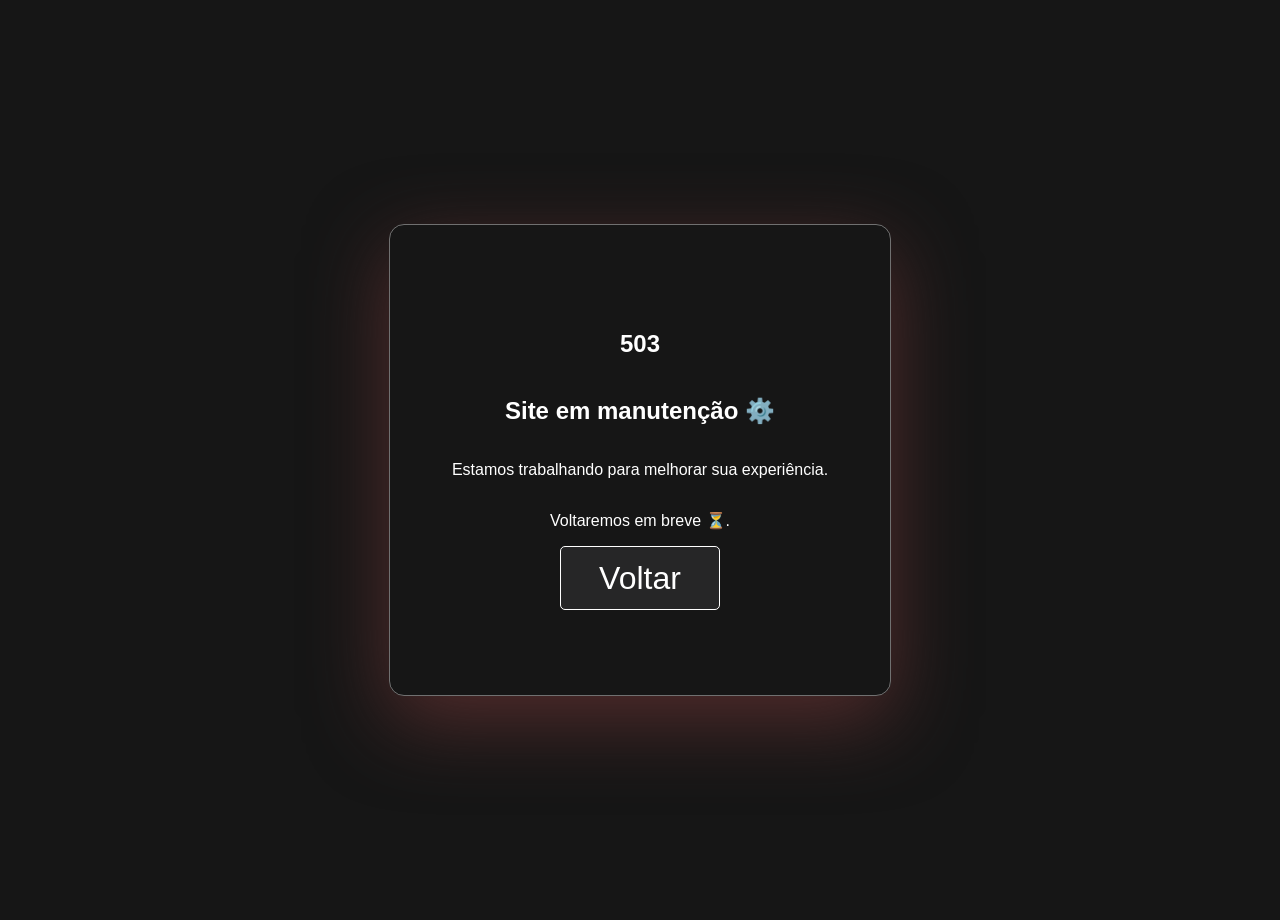
<file: Manutencao.html>
<!DOCTYPE html>
<html lang="en">
<head>
    <meta charset="UTF-8">
    <meta name="viewport" content="width=device-width, initial-scale=1.0">
    <link rel="stylesheet" href="manutencao.css">
    <link rel="shortcut icon" href="imagens/logo1.jpg" type="image/x-icon">
    <title>Document</title>
</head>
<body>
    
    <section class="manutencao">
        <h1>503</h1>
    <h2>Site em manutenção ⚙️</h2>
    <p>Estamos trabalhando para melhorar sua experiência.</p>
    <p>Voltaremos em breve ⏳.</p>

    <button ><a href="index.HTML">Voltar</a></button>

</section>
</body>
</html>
</file>
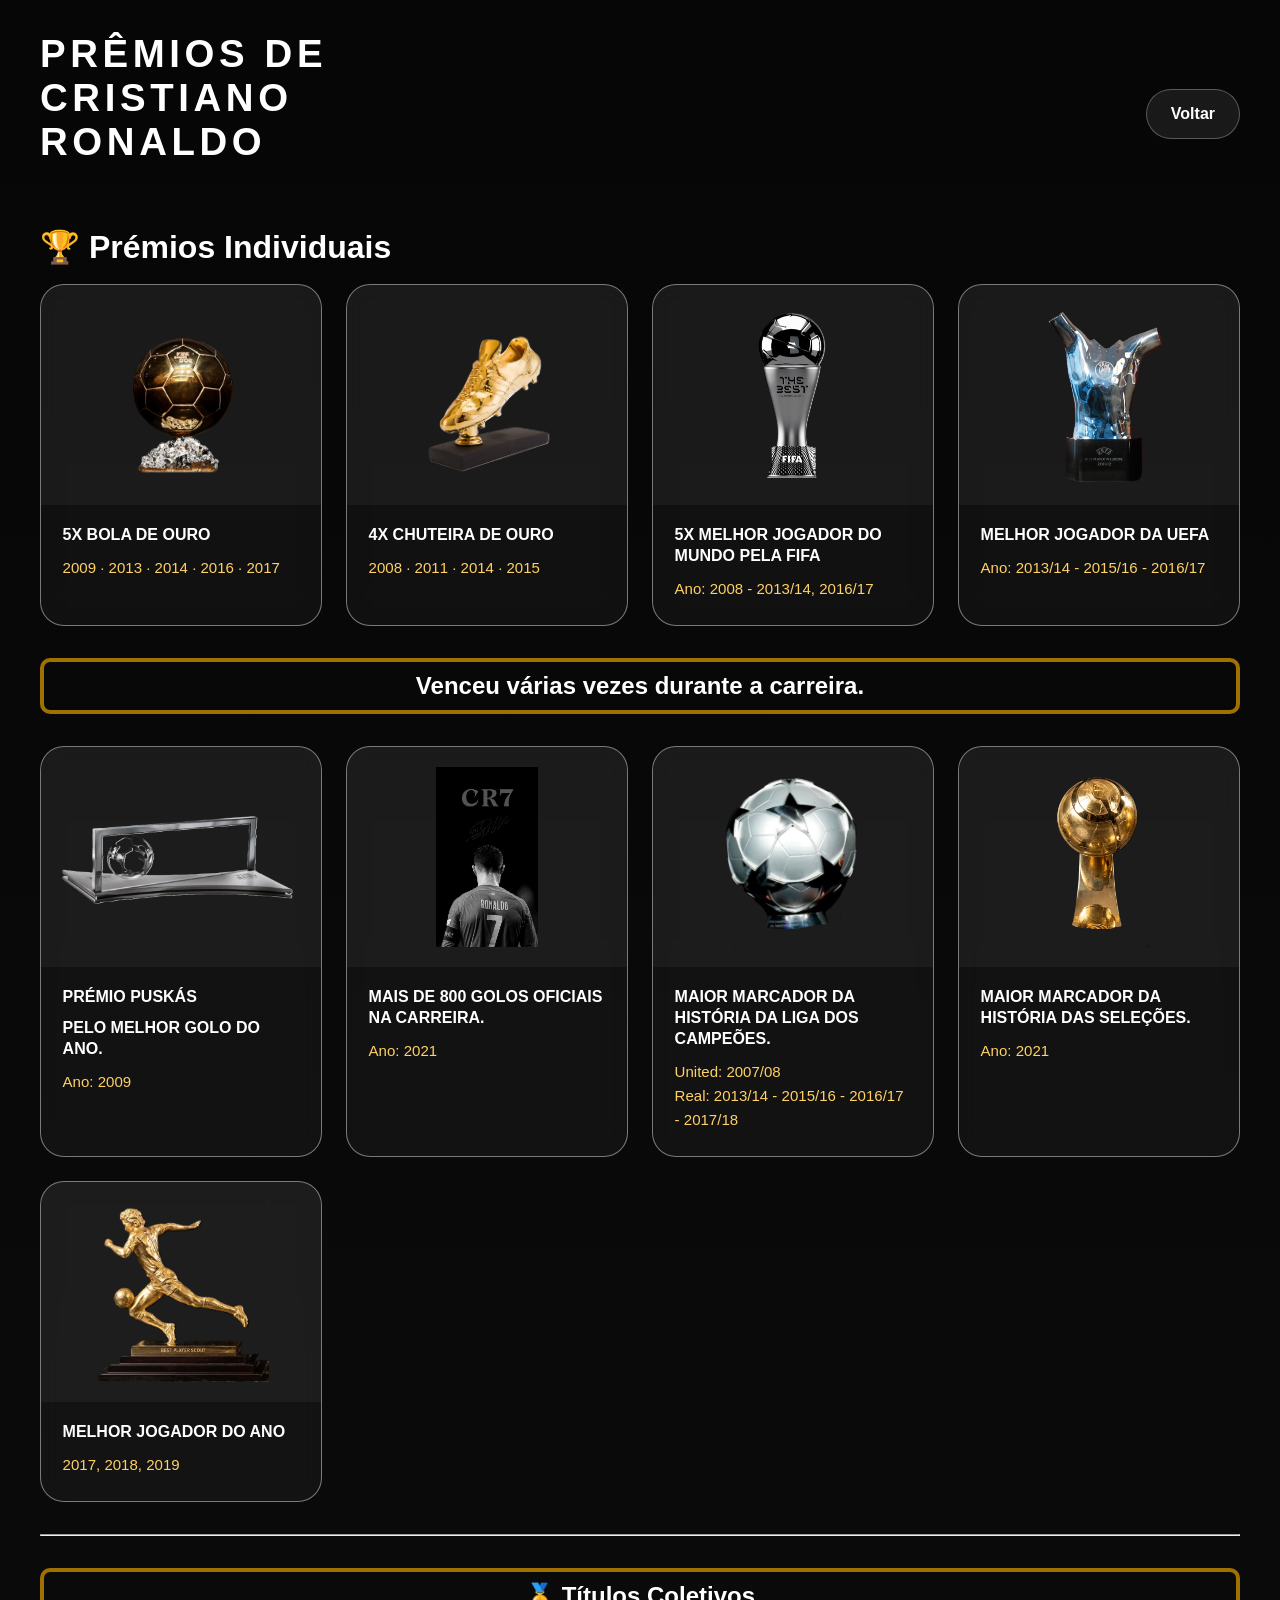
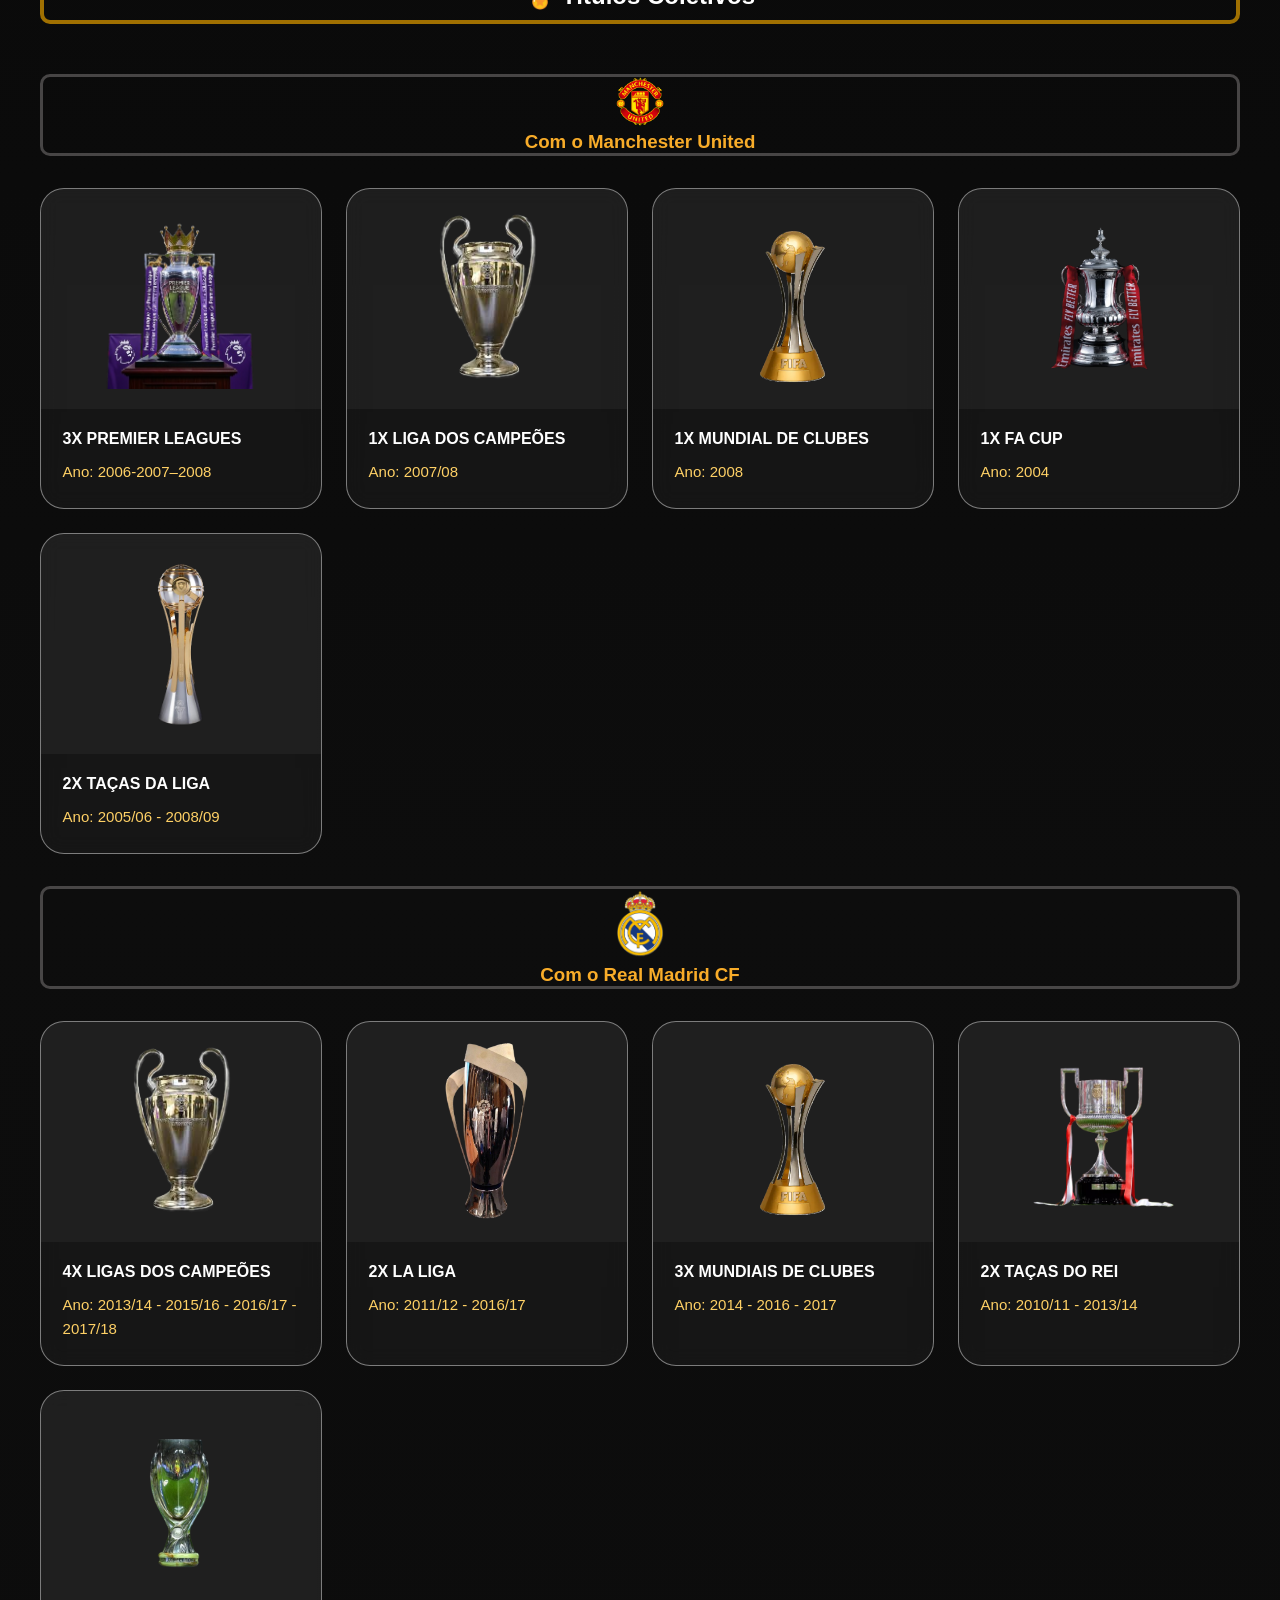
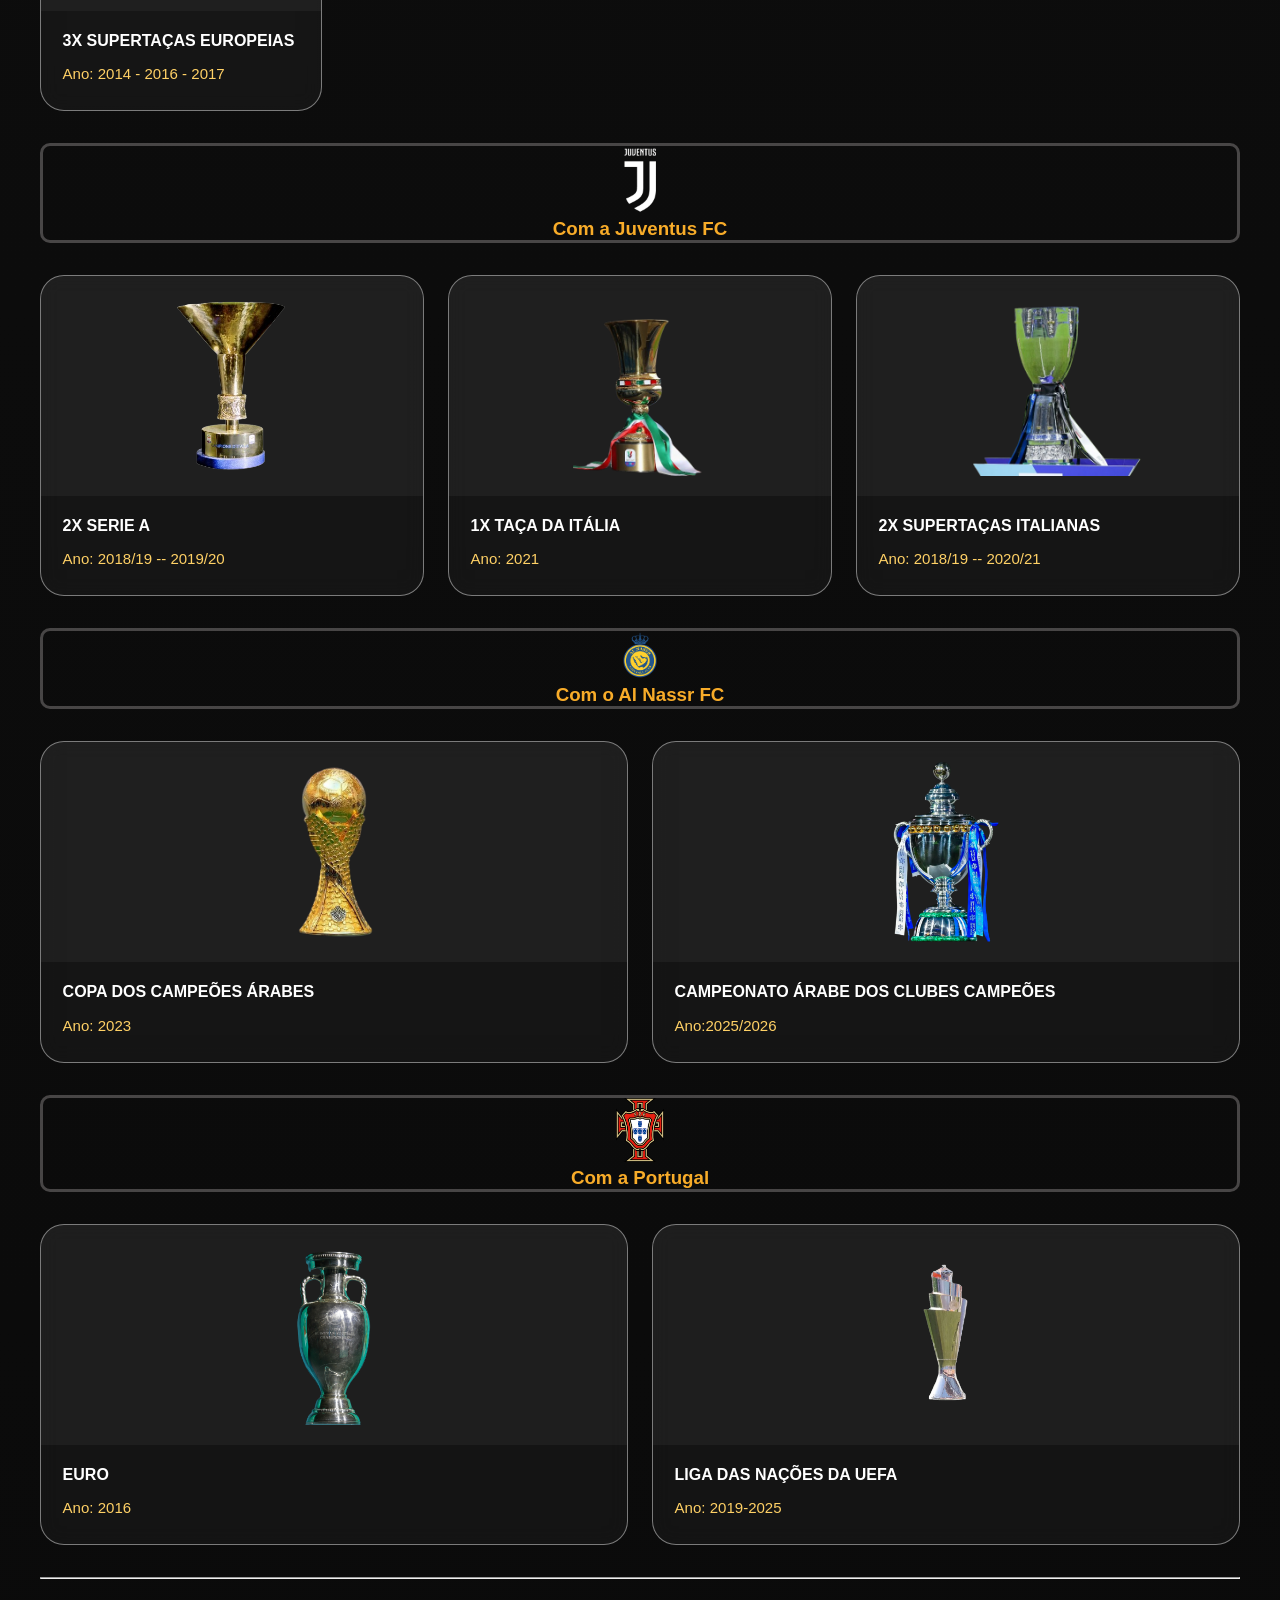
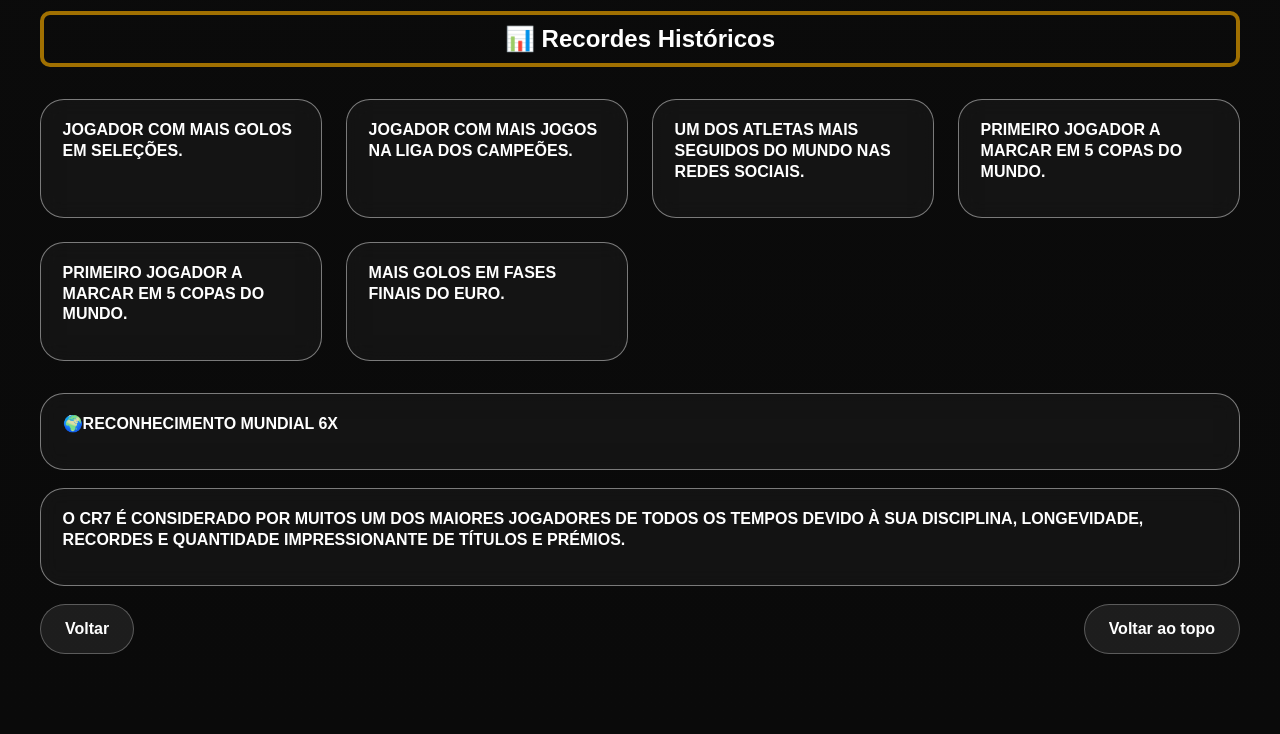
<file: premios.html>
<!doctype html>
<html lang="pt-BR">
  <head>
    <meta charset="UTF-8" />
    <meta name="viewport" content="width=device-width, initial-scale=1.0" />
    <link rel="stylesheet" href="premios.css" />
    <link rel="shortcut icon" href="imagens/logo1.jpg" type="image/x-ico">
    <title>Prêmios</title>
  </head>
  <body>
    <main class="page-premios">
      <header class="page-header" id="topo">
        <h1>Prêmios de Cristiano Ronaldo</h1>
      <a class="btn-back" href="index.HTML">Voltar</a>
      </header>

      <h1>🏆 Prémios Individuais</h1>
      <br />
      <section class="premios-grid">
        <article class="trofeusp">
          <img src="imagens/Bola-de-Ouro 1.png" alt="Bola de Ouro" />
          <div class="datas">
            <p>5X Bola de Ouro</p>
            <span>2009 · 2013 · 2014 · 2016 · 2017</span>
          </div>
        </article>

        <article class="trofeusp">
          <img src="imagens/bota de ouro.png" alt="Bota de Ouro" />
          <div class="datas">
            <p>4X Chuteira de Ouro</p>
            <span>2008 · 2011 · 2014 · 2015</span>
          </div>
        </article>

        <article class="trofeusp">
          <img src="imagens/FIFA The Best Trophy_2.png" alt="Mundial de Clubes" />
          <div class="datas">
            <p>5x Melhor jogador do mundo pela FIFA</p>
            <span>Ano: 2008 - 2013/14, 2016/17</span>
          </div>
        </article>

        <article class="trofeusp">
          <img src="imagens/Melhor Jogador da UEFA.png" alt="" />
          <div class="datas">
            <p>Melhor Jogador da UEFA</p>
            <span>Ano: 2013/14 - 2015/16 - 2016/17 </span>
          </div>
        </article>
      </section>

      <h2>Venceu várias vezes durante a carreira.</h2>

      <section class="premios-grid">
        <article class="trofeusp">
          <img src="imagens/premio Puskas .png" alt="premio Puskas" />
          <div class="datas">
            <p>Prémio Puskás</p>
            <p>Pelo melhor golo do ano.</p>
            <span>Ano: 2009</span>
          </div>
        </article>

        <article class="trofeusp">
          <img src="imagens/Cristiano Ronaldo CR7_ Foto P&B de um Ídolo do Futebol.jpg" alt="" />
          <div class="datas">
            <p>Mais de 800 golos oficiais na carreira.</p>
            <span>Ano: 2021</span>
          </div>
        </article>

        <article class="trofeusp">
          <img src="imagens/Melhor marcador da champions.png" alt="" />
          <div class="datas">
            <p>Maior marcador da história da Liga dos Campeões.</p>
            <span>United: 2007/08 <br> Real: 2013/14 - 2015/16 - 2016/17 - 2017/18</span>
          </div>
        </article>

        <article class="trofeusp">
          <img src="imagens/Globos dourados.png" alt="" />
          <div class="datas">
            <p>Maior marcador da história das seleções.</p>
            <span>Ano: 2021</span>
          </div>
        </article>

        <article class="trofeusp">
          <img src="imagens/Melhor Jogador do Ano.png" alt="" />
          <div class="datas">
            <p>Melhor Jogador do Ano</p>
            <span>2017, 2018, 2019</span>
          </div>
        </article>
      </section>
      <hr />

      <!-- mais -->

      <h2>🏅 Títulos Coletivos</h2>
      <br />

      <!-- MANCCHESTER UNITED -->
      <h3> <img src="imagens/Manchester_United_FC_crest.png" alt=""> <br> Com o Manchester United</h3>

      <section class="premios-grid">
        <article class="trofeusp">
          <img src="imagens/premier_league.png" alt="" />
          <div class="datas">
            <p>3x Premier Leagues</p>
            <span> Ano: 2006-2007–2008</span>
          </div>
        </article>

        <article class="trofeusp">
          <img src="imagens/champeons png.png" alt="" />
          <div class="datas">
            <p>1x Liga dos Campeões</p>
            <span>Ano: 2007/08</span>
          </div>
        </article>

        <article class="trofeusp">
          <img src="imagens/mundial de  clubes fundo.png" alt="" />
          <div class="datas">
            <p>1x Mundial de Clubes</p>
            <span>Ano: 2008</span>
          </div>
        </article>

        <article class="trofeusp">
          <img src="imagens/FA_Cup.png" alt="" />
          <div class="datas">
            <p>1x FA Cup</p>
            <span>Ano: 2004</span>
          </div>
        </article>

        <article class="trofeusp">
          <img src="imagens/Taças da Liga.png" alt="Mundial de Clubes" />
          <div class="datas">
            <p>2x Taças da Liga</p>
            <span>Ano: 2005/06 - 2008/09</span>
          </div>
        </article>
      </section>

      <!-- REAL MADRID -->

      <h3> <img src="imagens/real-madrid-logo.png" alt=""> <br> Com o Real Madrid CF</h3>

      <section class="premios-grid">
        <article class="trofeusp">
          <img src="imagens/champeons png.png" alt="" />
          <div class="datas">
            <p>4x Ligas dos Campeões</p>
            <span>Ano: 2013/14 - 2015/16 - 2016/17 - 2017/18</span>
          </div>
        </article>

        <article class="trofeusp">
          <img src="imagens/La Liga.png" alt="" />
          <div class="datas">
            <p>2x La Liga</p>
            <span>Ano: 2011/12 - 2016/17</span>
          </div>
        </article>

        <article class="trofeusp">
          <img src="imagens/mundial de  clubes fundo.png" alt="" />
          <div class="datas">
            <p>3x Mundiais de Clubes</p>
            <span>Ano: 2014 - 2016 - 2017</span>
          </div>
        </article>

        <article class="trofeusp">
          <img src="imagens/Taças do Rei.png" alt="" />
          <div class="datas">
            <p>2x Taças do Rei</p>
            <span>Ano: 2010/11 - 2013/14</span>
          </div>
        </article>

        <article class="trofeusp">
          <img src="imagens/Supertaças Europeias.png" alt="Mundial de Clubes" />
          <div class="datas">
            <p>3x Supertaças Europeias</p>
            <span>Ano: 2014 - 2016 - 2017</span>
          </div>
        </article>
      </section>

      <!-- Com a Juventus FC -->
      <h3> <img src="imagens/juve.png" alt=""> <br> Com a Juventus FC</h3>

      <section class="premios-grid">
        <article class="trofeusp">
          <img src="imagens/Serie A.png" alt="" />
          <div class="datas">
            <p>2x Serie A</p>
            <span>Ano: 2018/19 -- 2019/20</span>
          </div>
        </article>

        <article class="trofeusp">
          <img src="imagens/Taça da Itália.png" alt="" />
          <div class="datas">
            <p>1x Taça da Itália</p>
            <span>Ano: 2021</span>
          </div>
        </article>

        <article class="trofeusp">
          <img src="imagens/Supertaças Italianas.png" alt="" />
          <div class="datas">
            <p>2x Supertaças Italianas</p>
            <span>Ano:  2018/19 -- 2020/21</span>
          </div>
        </article>
      </section>

      <!-- Com o Al Nassr FC -->

      <h3>  <img src="imagens/Al-Nassr_FC.png" alt=""> <br> Com o Al Nassr FC </h3>

      <section class="premios-grid">
        <article class="trofeusp">
          <img src="imagens/Copa dos Campeões Árabes.png" alt="" />
          <div class="datas">
            <p>Copa dos Campeões Árabes</p>
            <span>Ano: 2023</span>
          </div>
        </article>

        <article class="trofeusp">
          <img src="imagens/Saudi Pro League.png" alt="" />
          <div class="datas">
            <p>Campeonato Árabe dos Clubes Campeões</p>
            <span>Ano:2025/2026</span>
          </div>
        </article>
      </section>

      <!-- Com a Portugal  -->

      <h3><img src="imagens/Portugal_FPF.png" alt=""> <br>Com a Portugal</h3>

      <section class="premios-grid">
        <article class="trofeusp">
          <img src="imagens/Euro fundo.png" alt="" />
          <div class="datas">
            <p>Euro</p>
            <span>Ano: 2016</span>
          </div>
        </article>


        <article class="trofeusp">
          <img src="imagens/UEFA-Nations-League fundo.png" alt="" />
          <div class="datas">
            <p>Liga das Nações da UEFA</p>
            <span>Ano: 2019-2025</span>
          </div>
        </article>
      </section>

      <hr />
      <!-- mais -->

      <h2>📊 Recordes Históricos</h2>

      <section class="premios-grid">
        <article class="trofeusp">
          <div class="datas">
            <p>Jogador com mais golos em seleções.</p>
            <span></span>
          </div>
        </article>

        <article class="trofeusp">
          <div class="datas">
            <p>Jogador com mais jogos na Liga dos Campeões.</p>
            <span></span>
          </div>
        </article>

        <article class="trofeusp">
          <div class="datas">
            <p>Um dos atletas mais seguidos do mundo nas redes sociais.</p>
            <span></span>
          </div>
        </article>

        <article class="trofeusp">
          <div class="datas">
            <p>Primeiro jogador a marcar em 5 Copas do Mundo.</p>
            <span></span>
          </div>
        </article>

        <article class="trofeusp">
         
          <div class="datas">
            <p>Primeiro jogador a marcar em 5 Copas do Mundo.</p>
            <span></span>
          </div>
        </article>

        <article class="trofeusp">
         
          <div class="datas">
            <p>Mais golos em fases finais do Euro.</p>
            <span></span>
          </div>
        </article>
      </section>

      <article class="trofeusp">
         
          <div class="datas">
            <p>🌍Reconhecimento Mundial 6X</p>
            <span></span>
          </div>
        </article>

        <br>

        <article class="trofeusp">
         
          <div class="datas">
            <p>O CR7 é considerado por muitos um dos maiores jogadores de todos os tempos devido à sua disciplina, longevidade, recordes e quantidade impressionante de títulos e prémios.</p>
            <span></span>
          </div>
        </article>
      </section>
      <br>

  

      <!-- mais -->

   

      <header class="page-header">
        <a class="btn-back" href="index.HTML">Voltar</a>
        <a class="btn-back" href="#topo">Voltar ao topo</a>
        
      </header>
    </main>
  </body>
</html>
</file>
<file: manutencao.css>
body {
  margin: 0;
  height: 100vh;
  display: flex;
  justify-content: center;
  align-items: center;
  background: #000000e9;
  color: white;
  font-family: Arial;
  padding: 10px;
}

.manutencao {
  text-align: center;
  width: 30rem;
  height: 50%;
  border-radius: 15px;
  padding: 10px;
  display: flex;
  flex-direction: column;
  align-items: center;
  justify-content: center;
  border: 0.3px solid rgba(255, 255, 255, 0.389);
  box-shadow: 0 24px 80px rgb(83, 44, 44);
}

button {
  width: 10rem;
  height: 4rem;
  font-size: 2rem;
  font-weight: 500;
  color: white;
  background: #3f3f4068;
  border: none;
  border: 1px solid;
  border-radius: 5px;
  cursor: pointer;
  transition: all ease-in-out 0.3s;
}

button a {
  text-decoration: none;
  color: white;
}

button:hover {
  background-color:  rgb(121, 121, 121);
  color: black;
  opacity: 0.7;
}
</file>
<file: premios.css>
* {
    margin: 0;
    padding: 0;
    box-sizing: border-box;
}

body {
    min-height: 100vh;
    background: linear-gradient(180deg, #060606 0%, #0d0d0d 45%, #0a0a0a 100%);
    color: #ffffff;
    font-family: Arial, sans-serif;
}

body a {
    color: inherit;
    text-decoration: none;
}

.page-premios {
    width: min(1200px, calc(100% - 2rem));
    margin: 0 auto;
    padding: 2rem 0 3rem;
}

.page-header {
    display: flex;
    align-items: center;
    justify-content: space-between;
    gap: 1rem;
    margin-bottom: 2rem;
    flex-wrap: wrap;
}

.page-header h1 {
    font-size: clamp(2rem, 3vw, 3rem);
    letter-spacing: 0.12em;
    text-transform: uppercase;
    max-width: 16ch;
    margin-bottom: 2rem;
}



.btn-back {
    display: inline-flex;
    align-items: center;
    justify-content: center;
    padding: 0.95rem 1.5rem;
    border: 1px solid rgba(255, 255, 255, 0.28);
    border-radius: 999px;
    background: rgba(255, 255, 255, 0.08);
    color: #ffffff;
    font-weight: 700;
    transition: transform 0.2s ease, background 0.2s ease, border-color 0.2s ease;
}

.btn-back:hover {
    transform: translateY(-2px);
    background: rgba(255, 255, 255, 0.15);
    border-color: rgba(255, 255, 255, 0.45);
}

.premios-grid {
    display: grid;
    gap: 1.5rem;
    grid-template-columns: repeat(auto-fit, minmax(240px, 1fr));
    margin-bottom: 2rem;
}

 h2 {
   color: #ffffff;
    margin-bottom: 2rem;
    border: 4px solid white;
    border-radius: 10px;
    border-color: #a07001;
    text-align: center;
    padding: 10px;

    
}

h3 {
   color: #f8ac29;
    margin-bottom: 2rem;
    font-weight: 700;
    border: 3px solid white;
    border-radius: 10px;
    border-color: #9592916f;
    text-align: center;
    /* padding: 10px; */
    
}

h3 img {
    width: 3rem;
}

.trofeusp {
    position: relative;
    overflow: hidden;
    border-radius: 24px;
    border: 1px solid rgba(255, 255, 255, 0.44);
    background: rgba(255, 255, 255, 0.04);
    backdrop-filter: blur(10px);
    box-shadow: inset 0 0 0 1px rgba(255, 255, 255, 0);
    transition: transform 0.3s ease, box-shadow 0.3s ease, border-color 0.3s ease;
}

.trofeusp:hover {
    transform: translateY(-8px);
    border-color: rgba(255, 255, 255, 0.752);
    box-shadow: 0 24px 80px rgba(255, 254, 254, 0.108);
}

/* .trofeusp::before {
    content: "";
    position: absolute;
    inset: 0;
    background: linear-gradient(180deg, rgba(0, 0, 0, 0.14), rgba(0, 0, 0, 0.55));
    pointer-events: none;
} */

.trofeusp img {
    width: 100%;
    height: 220px;
    object-fit: contain;
    background: rgba(255, 255, 255, 0.04);
    padding: 1.25rem;
    display: block;
    position: relative;
    z-index: 1;
}

.trofeusp .datas {
    position: relative;
    z-index: 1;
    padding: 1.25rem 1.35rem 1.5rem;
    display: grid;
    gap: 0.65rem;
}

.trofeusp .datas p {
    font-size: 1rem;
    font-weight: 800;
    line-height: 1.3;
    text-transform: uppercase;
}

.trofeusp .datas span {
    display: block;
    font-size: 0.94rem;
    color: #ffd166;
    line-height: 1.6;
}

hr {
    margin-bottom: 2rem;
}

@media (max-width: 560px) {
    .page-premios {
        padding: 1.2rem 0 2rem;
    }

    .page-header {
        justify-content: center;
        text-align: center;
    }

    .btn-back {
        width: 100%;
    }
}
</file>
